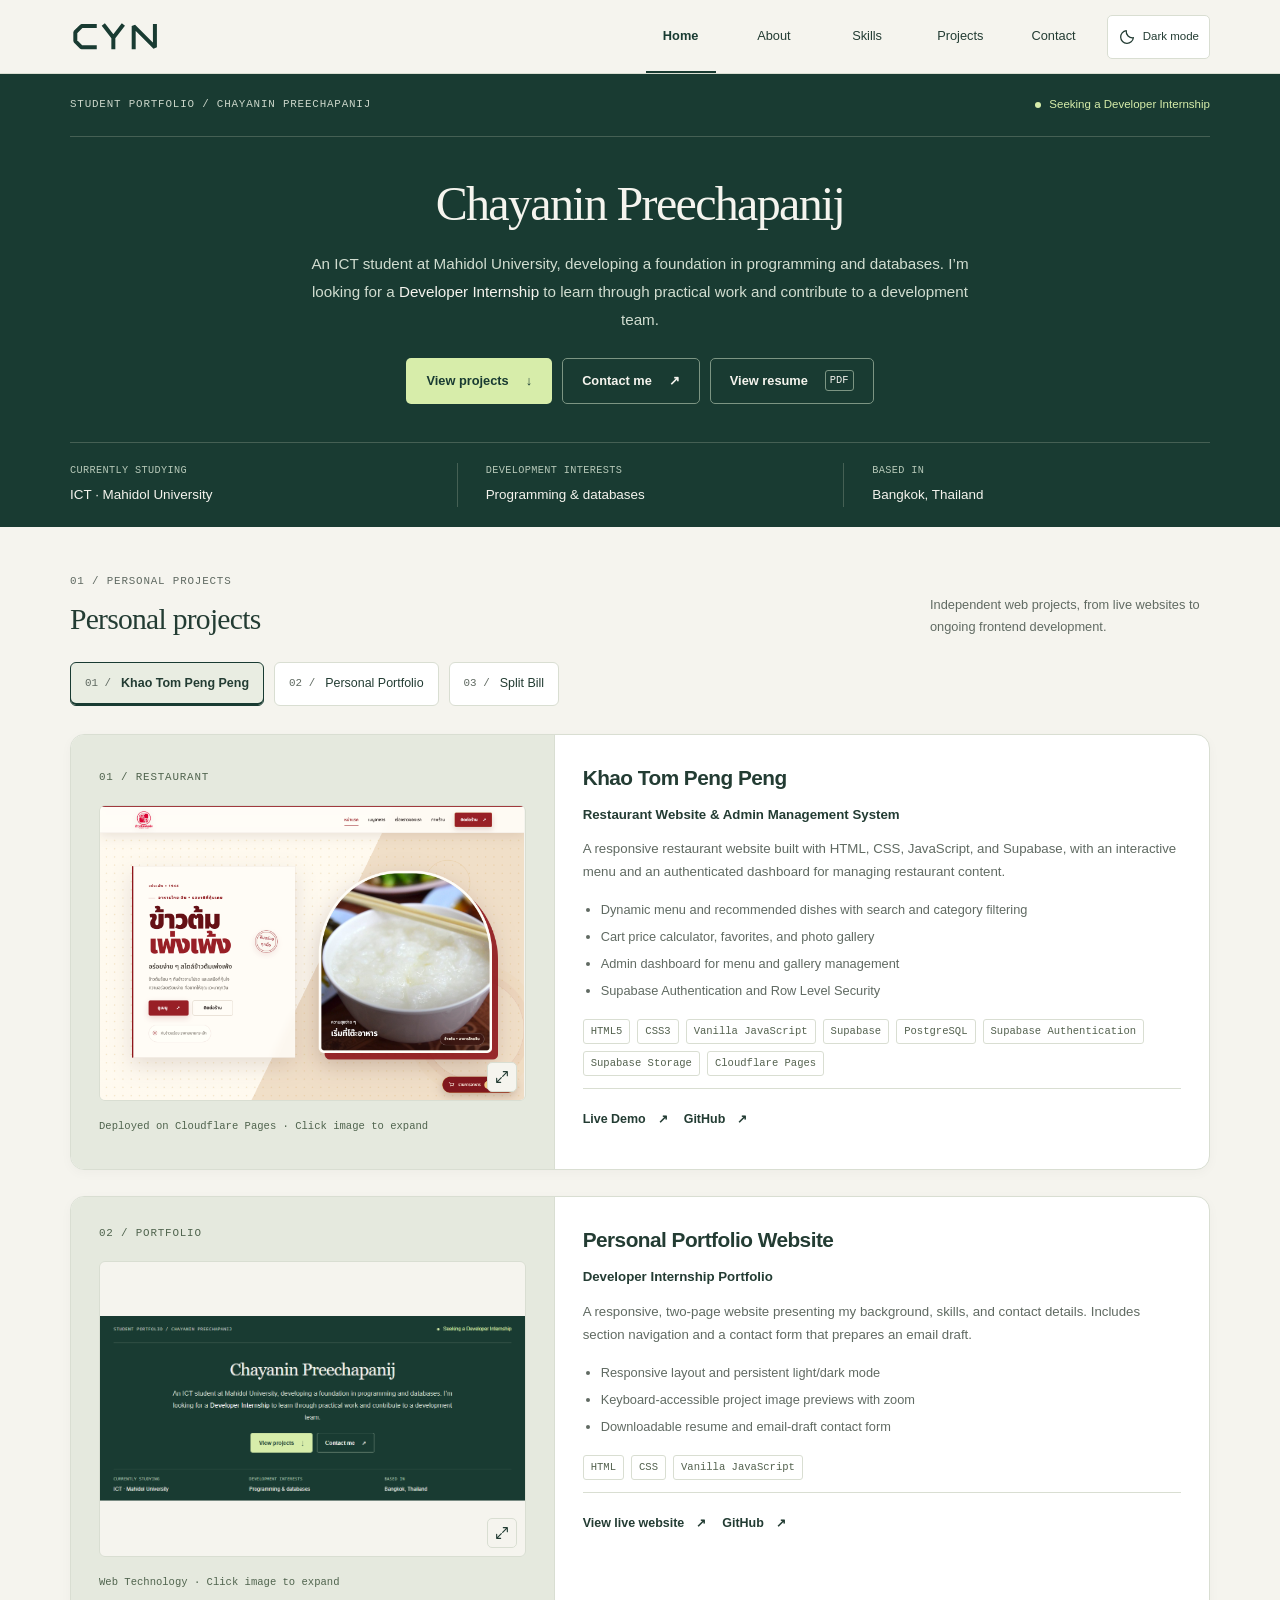
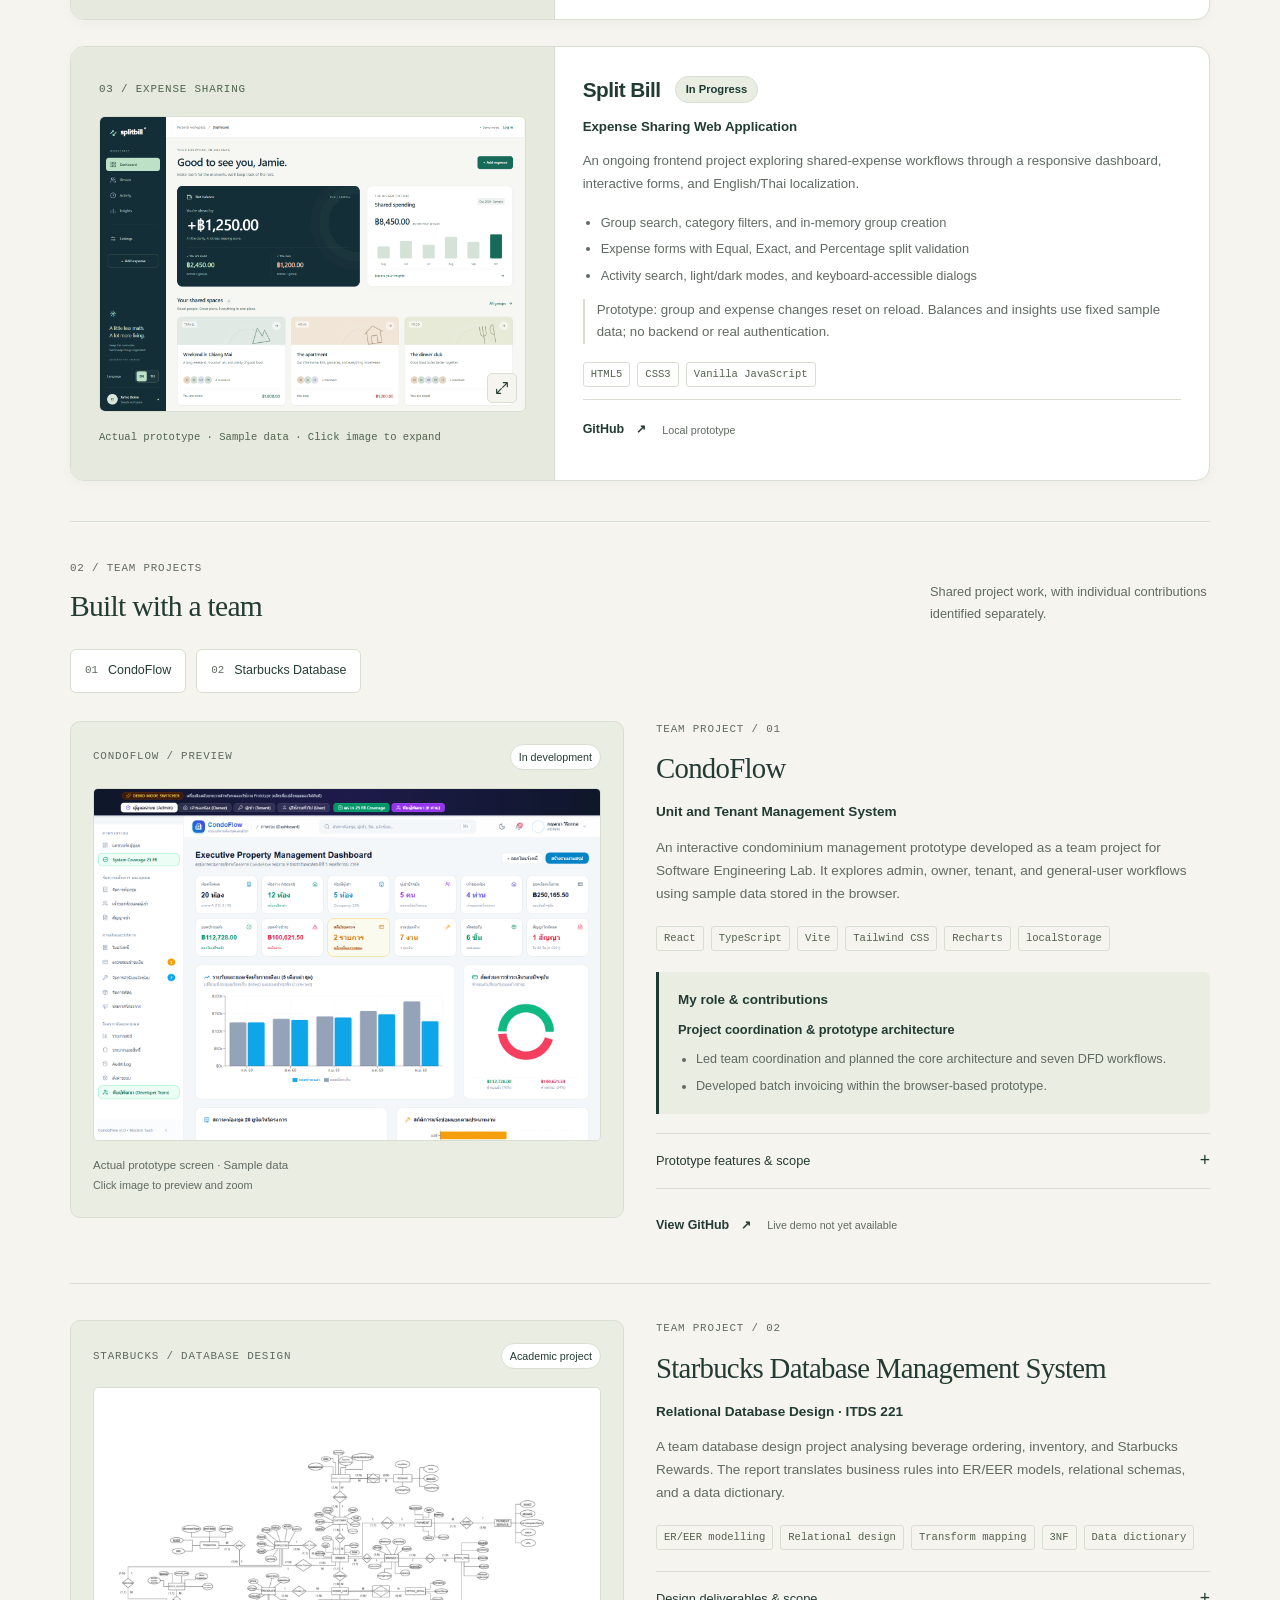
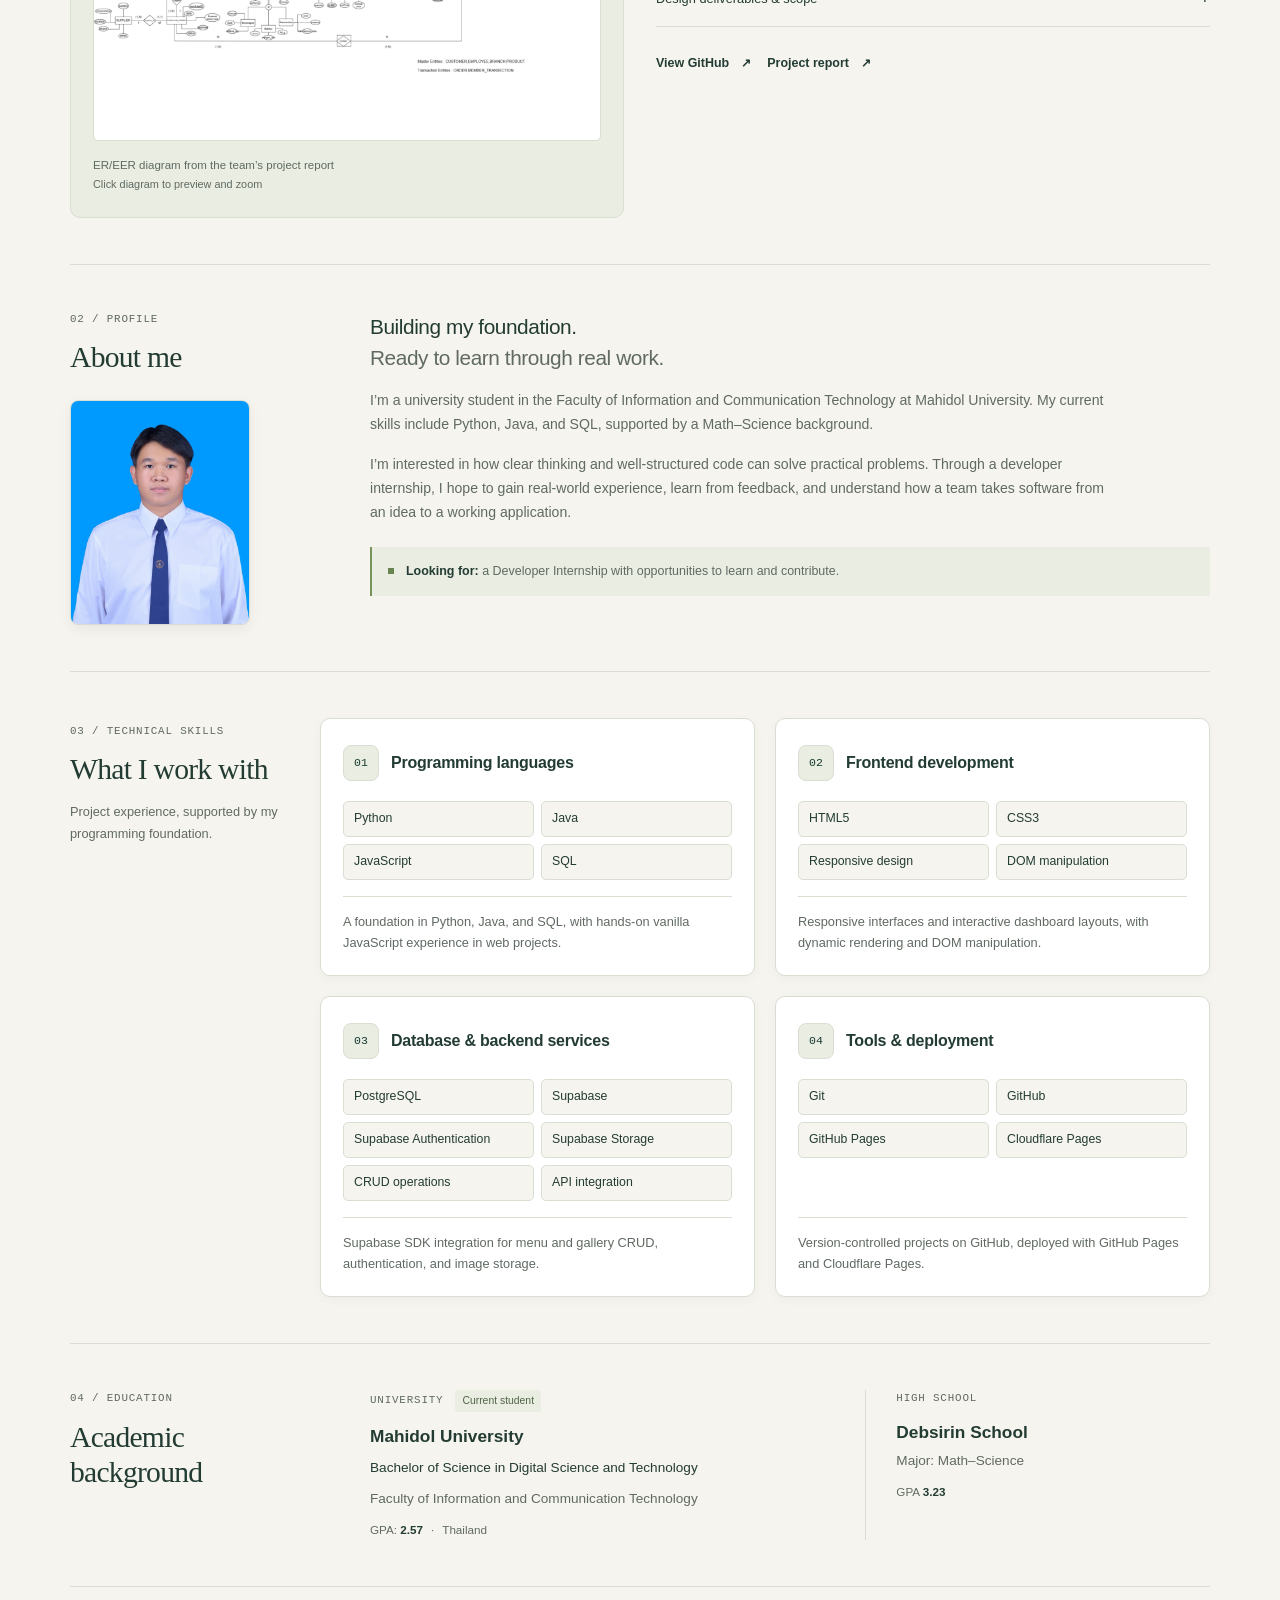
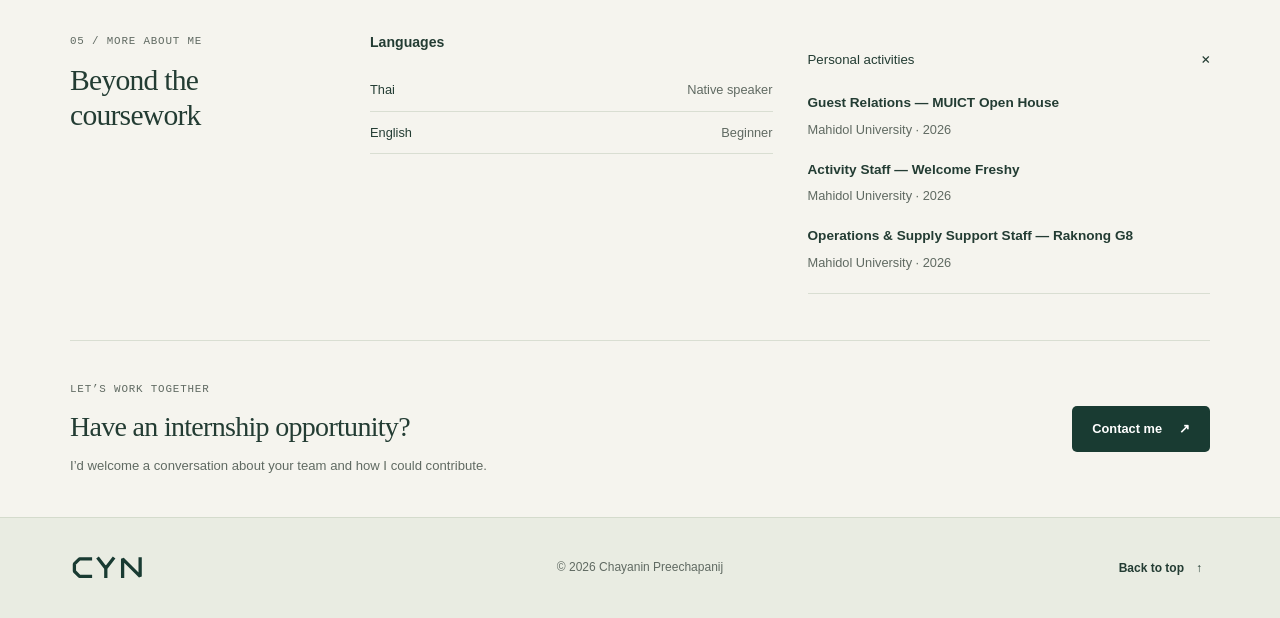
<file: index.html>
<!DOCTYPE html>
<html lang="en">
<head>
    <meta charset="UTF-8">
    <meta name="viewport" content="width=device-width, initial-scale=1.0">
    <meta name="description" content="Chayanin Preechapanij — Mahidol University ICT student seeking a Developer Internship. Explore my projects, programming skills, and academic background.">
    <meta name="theme-color" content="#193b32">
    <title>Chayanin Preechapanij | Developer Internship Portfolio</title>
    <script src="theme.js"></script>
    <link rel="icon" type="image/svg+xml" href="assets/favicon.svg">
    <link rel="stylesheet" href="styles.css">
    <script src="script.js" defer></script>
</head>
<body id="page-top">
    <a class="skip-link" href="#main-content">Skip to content</a>
    <header class="site-header">
        <div class="container header-content">
            <a class="wordmark" href="index.html" aria-label="CYN — Chayanin Preechapanij, home"><svg class="brand-mark" viewBox="0 0 104 40" width="104" height="40" aria-hidden="true" focusable="false"><path d="M28 8H13L6 15V25L13 32H28 M39 8L49 21L59 8 M49 21V32 M72 32V8L96 32V8"/></svg></a>
            <nav aria-label="Main navigation">
                <ul class="navigation">
                    <li><a href="#home" aria-current="location" data-section="home">Home</a></li>
                    <li><a href="#about" data-section="about">About</a></li>
                    <li><a href="#skills" data-section="skills">Skills</a></li>
                    <li><a href="#projects" data-section="projects">Projects</a></li>
                    <li><a href="contact.html" data-section="contact">Contact</a></li>
                </ul>
            </nav>
            <button class="theme-toggle" type="button" aria-label="Dark mode" aria-pressed="false" hidden>
                <svg viewBox="0 0 24 24" width="18" height="18" aria-hidden="true"><path d="M20.5 13A8.5 8.5 0 0 1 11 3.5 8.5 8.5 0 1 0 20.5 13Z"/></svg>
                <span>Dark mode</span>
            </button>
        </div>
    </header>
    <main id="main-content" tabindex="-1">
        <section class="introduction" id="home" aria-labelledby="intro-title">
            <div class="container">
                <div class="intro-topline">
                    <span class="overline">Student portfolio / Chayanin Preechapanij</span>
                    <span class="availability"><span aria-hidden="true"></span> Seeking a Developer Internship</span>
                </div>
                <div class="intro-content">
                    <h1 id="intro-title">Chayanin Preechapanij</h1>
                    <p class="intro-description">An ICT student at Mahidol University, developing a foundation in programming and databases. I’m looking for a <strong>Developer Internship</strong> to learn through practical work and contribute to a development team.</p>
                    <div class="button-group">
                        <a class="button button-lime" href="#projects">View projects <span aria-hidden="true">↓</span></a>
                        <a class="button button-outline" href="contact.html">Contact me <span aria-hidden="true">↗</span></a>
                        <a class="button button-outline" href="resume.pdf" target="_blank" rel="noopener" aria-label="View resume PDF (opens in a new tab)">View resume <span class="pdf-label">PDF</span></a>
                    </div>
                </div>
                <dl class="intro-facts">
                    <div><dt>Currently studying</dt><dd>ICT · Mahidol University</dd></div>
                    <div><dt>Development interests</dt><dd>Programming &amp; databases</dd></div>
                    <div><dt>Based in</dt><dd>Bangkok, Thailand</dd></div>
                </dl>
            </div>
        </section>

        <div class="container page-sections">
            <section class="portfolio-section projects-section" id="projects" aria-label="Projects">
                <section class="personal-projects" aria-labelledby="projects-title">
                <div class="section-heading">
                    <div><p class="overline section-number">01 / Personal Projects</p><h2 id="projects-title">Personal projects</h2></div>
                    <p>Independent web projects, from live websites to ongoing frontend development.</p>
                </div>
                <nav class="personal-project-tabs" aria-label="Personal project navigation">
                    <a href="#personal-panel-khaotom" aria-current="location"><span>01 /</span> Khao Tom Peng Peng</a>
                    <a href="#personal-panel-portfolio"><span>02 /</span> Personal Portfolio</a>
                    <a href="#personal-panel-split"><span>03 /</span> Split Bill</a>
                </nav>
                <div class="projects-grid">
                    <article class="project-card" id="personal-panel-khaotom" tabindex="-1" aria-labelledby="khaotom-project-title">
                        <div class="project-cover">
                            <span class="overline">01 / Restaurant</span>
                            <button class="team-preview-link personal-preview" type="button" data-preview-title="Khao Tom Peng Peng" aria-label="Preview Khao Tom Peng Peng screenshot" aria-haspopup="dialog" aria-controls="project-preview">
                                <img src="assets/khaotom-pengpeng-preview.png" width="1440" height="1000" alt="Khao Tom Peng Peng homepage with Thai restaurant branding, food photography, and menu navigation." loading="lazy" decoding="async">
                                <span class="preview-expand" aria-hidden="true"><svg viewBox="0 0 24 24" width="16" height="16" focusable="false"><path d="M14 4h6v6M20 4l-7 7M10 20H4v-6M4 20l7-7"/></svg></span>
                            </button>
                            <span class="cover-caption">Deployed on Cloudflare Pages · Click image to expand</span>
                        </div>
                        <div class="project-content">
                            <h3 id="khaotom-project-title">Khao Tom Peng Peng</h3>
                            <p class="project-subtitle">Restaurant Website &amp; Admin Management System</p>
                            <p>A responsive restaurant website built with HTML, CSS, JavaScript, and Supabase, with an interactive menu and an authenticated dashboard for managing restaurant content.</p>
                            <ul class="project-features" aria-label="Key features">
                                <li>Dynamic menu and recommended dishes with search and category filtering</li>
                                <li>Cart price calculator, favorites, and photo gallery</li>
                                <li>Admin dashboard for menu and gallery management</li>
                                <li>Supabase Authentication and Row Level Security</li>
                            </ul>
                            <ul class="technology-list" aria-label="Khao Tom Peng Peng technologies">
                                <li>HTML5</li><li>CSS3</li><li>Vanilla JavaScript</li><li>Supabase</li><li>PostgreSQL</li><li>Supabase Authentication</li><li>Supabase Storage</li><li>Cloudflare Pages</li>
                            </ul>
                            <div class="project-links">
                                <a class="text-link" href="https://khaotom-pengpeng-public.pages.dev/" target="_blank" rel="noopener noreferrer" aria-label="Khao Tom Peng Peng live demo (opens in a new tab)">Live Demo <span aria-hidden="true">↗</span></a>
                                <a class="text-link" href="https://github.com/cynmark/khaotom-pengpeng" target="_blank" rel="noopener noreferrer" aria-label="Khao Tom Peng Peng GitHub repository (opens in a new tab)">GitHub <span aria-hidden="true">↗</span></a>
                            </div>
                        </div>
                    </article>
                    <article class="project-card" id="personal-panel-portfolio" tabindex="-1" aria-labelledby="portfolio-project-title">
                        <div class="project-cover">
                            <span class="overline">02 / Portfolio</span>
                            <button class="team-preview-link personal-preview" type="button" data-preview-title="Personal Portfolio Website" aria-label="Preview Personal Portfolio Website screenshot" aria-haspopup="dialog" aria-controls="project-preview">
                                <img src="assets/portfolio-preview.png" width="1000" height="435" alt="Preview of this portfolio’s homepage, featuring an internship introduction and profile details." decoding="async">
                                <span class="preview-expand" aria-hidden="true"><svg viewBox="0 0 24 24" width="16" height="16" focusable="false"><path d="M14 4h6v6M20 4l-7 7M10 20H4v-6M4 20l7-7"/></svg></span>
                            </button>
                            <span class="cover-caption">Web Technology · Click image to expand</span>
                        </div>
                        <div class="project-content">
                            <h3 id="portfolio-project-title">Personal Portfolio Website</h3>
                            <p class="project-subtitle">Developer Internship Portfolio</p>
                            <p>A responsive, two-page website presenting my background, skills, and contact details. Includes section navigation and a contact form that prepares an email draft.</p>
                            <ul class="project-features" aria-label="Personal Portfolio features">
                                <li>Responsive layout and persistent light/dark mode</li>
                                <li>Keyboard-accessible project image previews with zoom</li>
                                <li>Downloadable resume and email-draft contact form</li>
                            </ul>
                            <ul class="technology-list" aria-label="Project technologies"><li>HTML</li><li>CSS</li><li>Vanilla JavaScript</li></ul>
                            <div class="project-links">
                                <a class="text-link" href="index.html">View live website <span aria-hidden="true">↗</span></a>
                                <a class="text-link" href="https://github.com/cynmark/resume" target="_blank" rel="noopener noreferrer" aria-label="Personal Portfolio GitHub repository (opens in a new tab)">GitHub <span aria-hidden="true">↗</span></a>
                            </div>
                        </div>
                    </article>
                    <article class="project-card" id="personal-panel-split" tabindex="-1" aria-labelledby="split-bill-project-title">
                        <div class="project-cover">
                            <span class="overline">03 / Expense sharing</span>
                            <button class="team-preview-link personal-preview" type="button" data-preview-title="Split Bill — In Progress" aria-label="Preview Split Bill dashboard screenshot" aria-haspopup="dialog" aria-controls="project-preview">
                                <img src="assets/split-bill-preview.png" width="1440" height="1000" alt="Split Bill prototype dashboard with sample balances, a spending chart, and shared-expense group cards." loading="lazy" decoding="async">
                                <span class="preview-expand" aria-hidden="true"><svg viewBox="0 0 24 24" width="16" height="16" focusable="false"><path d="M14 4h6v6M20 4l-7 7M10 20H4v-6M4 20l7-7"/></svg></span>
                            </button>
                            <span class="cover-caption">Actual prototype · Sample data · Click image to expand</span>
                        </div>
                        <div class="project-content">
                            <div class="project-title-row"><h3 id="split-bill-project-title">Split Bill</h3><span class="project-status">In Progress</span></div>
                            <p class="project-subtitle">Expense Sharing Web Application</p>
                            <p>An ongoing frontend project exploring shared-expense workflows through a responsive dashboard, interactive forms, and English/Thai localization.</p>
                            <ul class="project-features" aria-label="Split Bill implemented features">
                                <li>Group search, category filters, and in-memory group creation</li>
                                <li>Expense forms with Equal, Exact, and Percentage split validation</li>
                                <li>Activity search, light/dark modes, and keyboard-accessible dialogs</li>
                            </ul>
                            <p class="project-scope">Prototype: group and expense changes reset on reload. Balances and insights use fixed sample data; no backend or real authentication.</p>
                            <ul class="technology-list" aria-label="Split Bill technologies"><li>HTML5</li><li>CSS3</li><li>Vanilla JavaScript</li></ul>
                            <div class="project-links">
                                <a class="text-link" href="https://github.com/cynmark/split-bill" target="_blank" rel="noopener noreferrer" aria-label="Split Bill GitHub repository (opens in a new tab)">GitHub <span aria-hidden="true">↗</span></a>
                                <span class="source-note">Local prototype</span>
                            </div>
                        </div>
                    </article>
                </div>
                </section>
                <section class="team-projects" aria-labelledby="team-projects-title">
                    <div class="section-heading">
                        <div><p class="overline section-number">02 / Team Projects</p><h2 id="team-projects-title">Built with a team</h2></div>
                        <p>Shared project work, with individual contributions identified separately.</p>
                    </div>
                    <nav class="team-project-nav" aria-label="Team project selection">
                        <a href="#condoflow-project"><span>01</span> CondoFlow</a>
                        <a href="#starbucks-project"><span>02</span> Starbucks Database</a>
                    </nav>
                    <article class="team-case-study" id="condoflow-project" aria-labelledby="condoflow-title">
                        <figure class="team-preview">
                            <div class="team-preview-label"><span class="overline">CondoFlow / Preview</span><span class="team-status">In development</span></div>
                            <button class="team-preview-link" type="button" data-preview-title="CondoFlow" aria-label="Preview CondoFlow screenshot" aria-haspopup="dialog" aria-controls="project-preview">
                                <img src="assets/condoflow-preview.png" width="1440" height="1000" alt="CondoFlow prototype admin dashboard showing sample unit, tenant, billing, and maintenance information." loading="lazy" decoding="async">
                            </button>
                            <figcaption>Actual prototype screen · Sample data<br><span>Click image to preview and zoom</span></figcaption>
                        </figure>
                        <div class="team-project-content">
                            <p class="overline">Team Project / 01</p>
                            <h3 id="condoflow-title">CondoFlow</h3>
                            <p class="team-subtitle">Unit and Tenant Management System</p>
                            <p>An interactive condominium management prototype developed as a team project for Software Engineering Lab. It explores admin, owner, tenant, and general-user workflows using sample data stored in the browser.</p>
                            <ul class="technology-list" aria-label="CondoFlow technologies"><li>React</li><li>TypeScript</li><li>Vite</li><li>Tailwind CSS</li><li>Recharts</li><li>localStorage</li></ul>
                            <div class="team-contributions" aria-labelledby="contributions-title">
                                <h4 id="contributions-title">My role &amp; contributions</h4>
                                <p class="team-role">Project coordination &amp; prototype architecture</p>
                                <ul>
                                    <li>Led team coordination and planned the core architecture and seven DFD workflows.</li>
                                    <li>Developed batch invoicing within the browser-based prototype.</li>
                                </ul>
                            </div>
                            <details class="team-details">
                                <summary>Prototype features &amp; scope <span aria-hidden="true">+</span></summary>
                                <div class="team-detail-content">
                                    <ul>
                                        <li>Unit, owner, tenant, and lease management interfaces</li>
                                        <li>Batch invoicing and simulated payment review</li>
                                        <li>Maintenance requests, parcels, and announcements</li>
                                        <li>Role-based demo dashboards with charts and browser persistence</li>
                                    </ul>
                                    <p>This is a frontend prototype in active development. Authentication, permissions, and payment workflows are simulated; data is stored in localStorage rather than a production backend.</p>
                                </div>
                            </details>
                            <div class="project-links team-project-actions">
                                <a class="text-link" href="https://github.com/AoojunHappyman/CondoFlow" target="_blank" rel="noopener noreferrer" aria-label="CondoFlow GitHub repository (opens in a new tab)">View GitHub <span aria-hidden="true">↗</span></a>
                                <span class="source-note">Live demo not yet available</span>
                            </div>
                        </div>
                    </article>
                    <article class="team-case-study" id="starbucks-project" aria-labelledby="starbucks-title">
                        <figure class="team-preview team-preview--diagram">
                            <div class="team-preview-label"><span class="overline">Starbucks / Database design</span><span class="team-status">Academic project</span></div>
                            <button class="team-preview-link" type="button" data-preview-title="Starbucks Database Management System" aria-label="Preview Starbucks ER/EER diagram" aria-haspopup="dialog" aria-controls="project-preview">
                                <img src="assets/starbucks-database-preview.png" width="1534" height="690" alt="ER/EER diagram from the Starbucks database design report, showing customer, order, product, inventory, and rewards relationships." loading="lazy" decoding="async">
                            </button>
                            <figcaption>ER/EER diagram from the team’s project report<br><span>Click diagram to preview and zoom</span></figcaption>
                        </figure>
                        <div class="team-project-content">
                            <p class="overline">Team Project / 02</p>
                            <h3 id="starbucks-title">Starbucks Database Management System</h3>
                            <p class="team-subtitle">Relational Database Design · ITDS 221</p>
                            <p>A team database design project analysing beverage ordering, inventory, and Starbucks Rewards. The report translates business rules into ER/EER models, relational schemas, and a data dictionary.</p>
                            <ul class="technology-list" aria-label="Starbucks database design methods"><li>ER/EER modelling</li><li>Relational design</li><li>Transform mapping</li><li>3NF</li><li>Data dictionary</li></ul>
                            <details class="team-details">
                                <summary>Design deliverables &amp; scope <span aria-hidden="true">+</span></summary>
                                <div class="team-detail-content">
                                    <ul>
                                        <li>Business process analysis and business rules</li>
                                        <li>Original and improved Chen ER/EER diagrams</li>
                                        <li>Eight-step transform mapping and relational schema in third normal form</li>
                                        <li>Data dictionary covering attributes, keys, and relationships</li>
                                    </ul>
                                    <p>This repository documents an academic database design, not a deployed application. Its SQL files contain report comments only; executable table definitions and sample inserts are not included.</p>
                                </div>
                            </details>
                            <div class="project-links team-project-actions">
                                <a class="text-link" href="https://github.com/cynmark/Starbucks-Database-Systems" target="_blank" rel="noopener noreferrer" aria-label="Starbucks Database Management System GitHub repository (new tab)">View GitHub <span aria-hidden="true">↗</span></a>
                                <a class="text-link" href="https://github.com/cynmark/Starbucks-Database-Systems/blob/main/docs/project-report.pdf" target="_blank" rel="noopener noreferrer" aria-label="Starbucks project report on GitHub (new tab)">Project report <span aria-hidden="true">↗</span></a>
                            </div>
                        </div>
                    </article>
                </section>
            </section>

            <section class="portfolio-section section-with-rail" id="about" aria-labelledby="about-title">
                <div class="section-rail profile-heading">
                    <div><p class="overline section-number">02 / Profile</p><h2 id="about-title">About me</h2></div>
                    <img class="profile-photo" src="assets/profile.jpg" width="1144" height="1430" alt="Portrait of Chayanin Preechapanij" loading="lazy" decoding="async">
                </div>
                <div class="about-content">
                    <p class="section-lead">Building my foundation.<br><span>Ready to learn through real work.</span></p>
                    <p>I’m a university student in the Faculty of Information and Communication Technology at Mahidol University. My current skills include Python, Java, and SQL, supported by a Math–Science background.</p>
                    <p>I’m interested in how clear thinking and well-structured code can solve practical problems. Through a developer internship, I hope to gain real-world experience, learn from feedback, and understand how a team takes software from an idea to a working application.</p>
                    <div class="profile-note"><span class="note-marker" aria-hidden="true"></span><p><strong>Looking for:</strong> a Developer Internship with opportunities to learn and contribute.</p></div>
                </div>
            </section>

            <section class="portfolio-section skills-section" id="skills" aria-labelledby="skills-title">
                <div class="section-rail"><p class="overline section-number">03 / Technical skills</p><h2 id="skills-title">What I work with</h2><p>Project experience, supported by my programming foundation.</p></div>
                <div class="skills-content skills-grid">
                    <article class="skill-card" aria-labelledby="languages-title">
                        <div class="skill-card-heading"><span class="skill-index" aria-hidden="true">01</span><h3 id="languages-title">Programming languages</h3></div>
                        <ul class="skill-list" aria-label="Programming languages"><li>Python</li><li>Java</li><li>JavaScript</li><li>SQL</li></ul>
                        <p>A foundation in Python, Java, and SQL, with hands-on vanilla JavaScript experience in web projects.</p>
                    </article>
                    <article class="skill-card" aria-labelledby="frontend-title">
                        <div class="skill-card-heading"><span class="skill-index" aria-hidden="true">02</span><h3 id="frontend-title">Frontend development</h3></div>
                        <ul class="skill-list" aria-label="Frontend skills"><li>HTML5</li><li>CSS3</li><li>Responsive design</li><li>DOM manipulation</li></ul>
                        <p>Responsive interfaces and interactive dashboard layouts, with dynamic rendering and DOM manipulation.</p>
                    </article>
                    <article class="skill-card" aria-labelledby="data-title">
                        <div class="skill-card-heading"><span class="skill-index" aria-hidden="true">03</span><h3 id="data-title">Database &amp; backend services</h3></div>
                        <ul class="skill-list" aria-label="Database and backend services"><li>PostgreSQL</li><li>Supabase</li><li>Supabase Authentication</li><li>Supabase Storage</li><li>CRUD operations</li><li>API integration</li></ul>
                        <p>Supabase SDK integration for menu and gallery CRUD, authentication, and image storage.</p>
                    </article>
                    <article class="skill-card" aria-labelledby="tools-title">
                        <div class="skill-card-heading"><span class="skill-index" aria-hidden="true">04</span><h3 id="tools-title">Tools &amp; deployment</h3></div>
                        <ul class="skill-list" aria-label="Development tools and deployment"><li>Git</li><li>GitHub</li><li>GitHub Pages</li><li>Cloudflare Pages</li></ul>
                        <p>Version-controlled projects on GitHub, deployed with GitHub Pages and Cloudflare Pages.</p>
                    </article>
                </div>
            </section>

            <section class="portfolio-section section-with-rail" id="education" aria-labelledby="education-title">
                <div class="section-rail"><p class="overline section-number">04 / Education</p><h2 id="education-title">Academic background</h2></div>
                <div class="education-records">
                    <article class="education-record">
                        <div class="record-label"><span class="overline">University</span><span class="record-badge">Current student</span></div>
                        <h3>Mahidol University</h3>
                        <p class="education-degree">Bachelor of Science in Digital Science and Technology</p>
                        <p>Faculty of Information and Communication Technology</p>
                        <p class="record-detail">GPA: <strong>2.57</strong><span aria-hidden="true">·</span>Thailand</p>
                    </article>
                    <article class="education-record">
                        <div class="record-label"><span class="overline">High school</span></div>
                        <h3>Debsirin School</h3>
                        <p>Major: Math–Science</p>
                        <p class="record-detail">GPA <strong>3.23</strong></p>
                    </article>
                </div>
            </section>

            <section class="portfolio-section section-with-rail" id="background" aria-labelledby="background-title">
                <div class="section-rail"><p class="overline section-number">05 / More about me</p><h2 id="background-title">Beyond the coursework</h2></div>
                <div class="background-grid">
                    <div class="languages">
                        <h3>Languages</h3>
                        <dl><div><dt>Thai</dt><dd>Native speaker</dd></div><div><dt>English</dt><dd>Beginner</dd></div></dl>
                    </div>
                    <div class="background-details">
                        <details open>
                            <summary>Personal activities <span aria-hidden="true">+</span></summary>
                            <ul class="details-content activity-list">
                                <li>
                                    <h3>Guest Relations — MUICT Open House</h3>
                                    <p>Mahidol University · <time datetime="2026">2026</time></p>
                                </li>
                                <li>
                                    <h3>Activity Staff — Welcome Freshy</h3>
                                    <p>Mahidol University · <time datetime="2026">2026</time></p>
                                </li>
                                <li>
                                    <h3>Operations &amp; Supply Support Staff — Raknong G8</h3>
                                    <p>Mahidol University · <time datetime="2026">2026</time></p>
                                </li>
                            </ul>
                        </details>
                    </div>
                </div>
            </section>

            <section class="contact-invitation" id="contact" aria-labelledby="contact-title">
                <div><p class="overline">Let’s work together</p><h2 id="contact-title">Have an internship opportunity?</h2><p>I’d welcome a conversation about your team and how I could contribute.</p></div>
                <a class="button button-dark" href="contact.html">Contact me <span aria-hidden="true">↗</span></a>
            </section>
        </div>
    </main>
    <footer class="site-footer">
        <div class="container footer-content">
            <a class="footer-logo" href="index.html" aria-label="CYN — Chayanin Preechapanij, home"><svg class="brand-mark" viewBox="0 0 104 40" width="104" height="40" aria-hidden="true" focusable="false"><path d="M28 8H13L6 15V25L13 32H28 M39 8L49 21L59 8 M49 21V32 M72 32V8L96 32V8"/></svg></a>
            <p class="footer-credit">&copy; 2026 Chayanin Preechapanij</p>
            <a class="text-link footer-top" href="#page-top">Back to top <span aria-hidden="true">↑</span></a>
        </div>
    </footer>
    <dialog class="image-preview" id="project-preview" aria-labelledby="preview-title">
        <div class="preview-toolbar">
            <h2 id="preview-title">Project preview</h2>
            <div class="preview-actions">
                <button type="button" class="preview-control" id="preview-zoom" aria-pressed="false" aria-controls="preview-image-area">Zoom in</button>
                <form method="dialog"><button class="preview-control" aria-label="Close project preview" autofocus>Close <span aria-hidden="true">×</span></button></form>
            </div>
        </div>
        <div class="preview-image-area" id="preview-image-area"><img id="preview-image" alt=""></div>
        <p class="preview-help">Zoom in to inspect details. Scroll to move around the image. Press Escape to close.</p>
    </dialog>
</body>
</html>
</file>
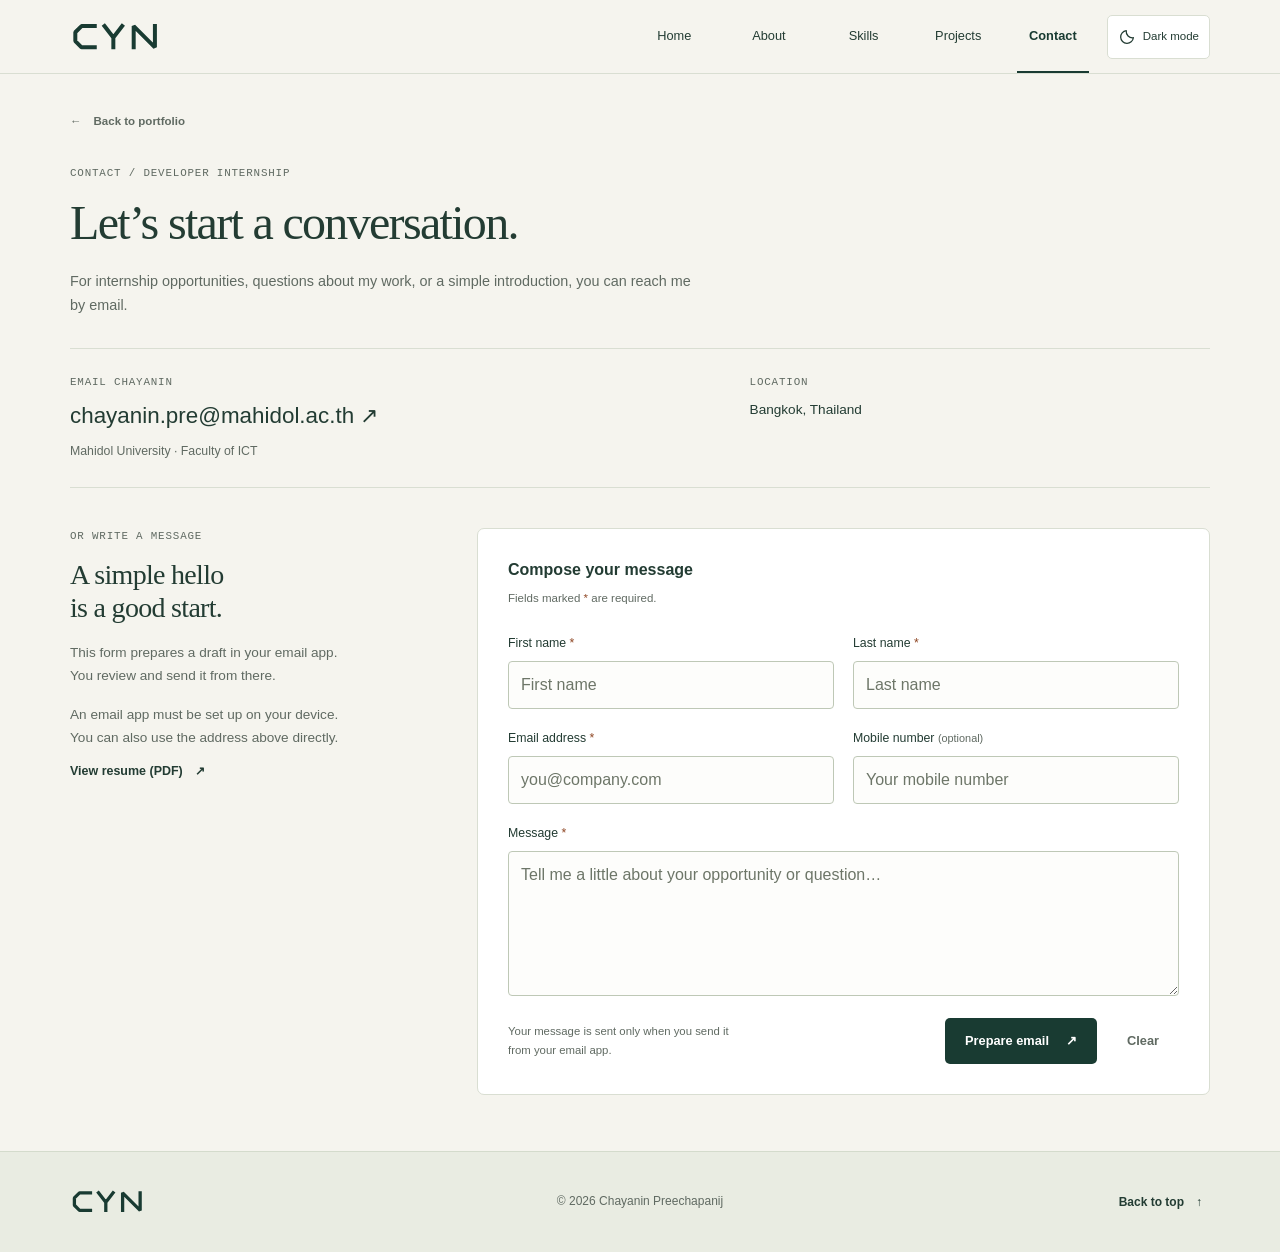
<file: contact.html>
<!DOCTYPE html>
<html lang="en">
<head>
    <meta charset="UTF-8">
    <meta name="viewport" content="width=device-width, initial-scale=1.0">
    <meta name="description" content="Contact Chayanin Preechapanij, a Mahidol University ICT student looking for a Developer Internship.">
    <meta name="theme-color" content="#193b32">
    <title>Contact | Chayanin Preechapanij</title>
    <script src="theme.js"></script>
    <link rel="icon" type="image/svg+xml" href="assets/favicon.svg">
    <link rel="stylesheet" href="styles.css">
    <script src="script.js" defer></script>
</head>
<body id="page-top">
    <a class="skip-link" href="#main-content">Skip to content</a>
    <header class="site-header">
        <div class="container header-content">
            <a class="wordmark" href="index.html" aria-label="CYN — Chayanin Preechapanij, home"><svg class="brand-mark" viewBox="0 0 104 40" width="104" height="40" aria-hidden="true" focusable="false"><path d="M28 8H13L6 15V25L13 32H28 M39 8L49 21L59 8 M49 21V32 M72 32V8L96 32V8"/></svg></a>
            <nav aria-label="Main navigation">
                <ul class="navigation">
                    <li><a href="index.html#home" data-section="home">Home</a></li>
                    <li><a href="index.html#about" data-section="about">About</a></li>
                    <li><a href="index.html#skills" data-section="skills">Skills</a></li>
                    <li><a href="index.html#projects" data-section="projects">Projects</a></li>
                    <li><a href="contact.html" aria-current="page">Contact</a></li>
                </ul>
            </nav>
            <button class="theme-toggle" type="button" aria-label="Dark mode" aria-pressed="false" hidden>
                <svg viewBox="0 0 24 24" width="18" height="18" aria-hidden="true"><path d="M20.5 13A8.5 8.5 0 0 1 11 3.5 8.5 8.5 0 1 0 20.5 13Z"/></svg>
                <span>Dark mode</span>
            </button>
        </div>
    </header>
    <main id="main-content" class="container contact-page" tabindex="-1">
        <a class="text-link return-link" href="index.html"><span aria-hidden="true">←</span> Back to portfolio</a>
        <div class="contact-page-heading">
            <p class="overline section-number">Contact / Developer Internship</p>
            <h1>Let’s start a conversation.</h1>
            <p>For internship opportunities, questions about my work, or a simple introduction, you can reach me by email.</p>
        </div>

        <section class="contact-directory" aria-labelledby="contact-details-title">
            <div>
                <h2 id="contact-details-title" class="overline">Email Chayanin</h2>
                <a class="email-address" href="mailto:chayanin.pre@mahidol.ac.th">chayanin.pre@mahidol.ac.th <span aria-hidden="true">↗</span></a>
                <p>Mahidol University · Faculty of ICT</p>
            </div>
            <div class="location-details">
                <p class="overline">Location</p><p>Bangkok, Thailand</p>
            </div>
        </section>

        <section class="message-section" aria-labelledby="message-title">
            <div class="message-intro">
                <p class="overline section-number">Or write a message</p>
                <h2 id="message-title">A simple hello<br>is a good start.</h2>
                <p>This form prepares a draft in your email app. You review and send it from there.</p>
                <p class="email-requirement">An email app must be set up on your device. You can also use the address above directly.</p>
                <a class="text-link" href="resume.pdf" target="_blank" rel="noopener" aria-label="View resume PDF (opens in a new tab)">View resume (PDF) <span aria-hidden="true">↗</span></a>
            </div>

            <form id="contact-form" class="contact-form" action="mailto:chayanin.pre@mahidol.ac.th" method="post" enctype="text/plain" aria-describedby="form-help">
                <div class="form-heading"><h3>Compose your message</h3><p id="form-help">Fields marked <span class="required">*</span> are required.</p></div>
                <fieldset>
                    <legend class="visually-hidden">Your contact information and message</legend>
                    <div class="form-grid">
                        <div class="form-field"><label for="fname">First name <span class="required" aria-hidden="true">*</span></label><input id="fname" name="fname" type="text" autocomplete="given-name" placeholder="First name" maxlength="80" pattern=".*\S.*" title="Please enter your first name." required></div>
                        <div class="form-field"><label for="lname">Last name <span class="required" aria-hidden="true">*</span></label><input id="lname" name="lname" type="text" autocomplete="family-name" placeholder="Last name" maxlength="80" pattern=".*\S.*" title="Please enter your last name." required></div>
                        <div class="form-field"><label for="email">Email address <span class="required" aria-hidden="true">*</span></label><input id="email" name="email" type="email" autocomplete="email" placeholder="you@company.com" maxlength="254" required></div>
                        <div class="form-field"><label for="tel">Mobile number <span class="optional">(optional)</span></label><input id="tel" name="tel" type="tel" autocomplete="tel" placeholder="Your mobile number" maxlength="30"></div>
                        <div class="form-field full-width"><label for="message">Message <span class="required" aria-hidden="true">*</span></label><textarea id="message" name="message" rows="5" placeholder="Tell me a little about your opportunity or question…" maxlength="2000" required></textarea></div>
                    </div>
                </fieldset>
                <div class="form-bottom"><p>Your message is sent only when you send it from your email app.</p><div class="button-group"><button class="button button-dark" type="submit">Prepare email <span aria-hidden="true">↗</span></button><button class="button button-quiet" type="reset">Clear</button></div></div>
                <p class="form-status" id="form-status" role="status"></p>
                <noscript><p class="form-status">Your browser will use the form’s email-app fallback. If it does not open, please email the address above directly.</p></noscript>
            </form>
        </section>
    </main>
    <footer class="site-footer">
        <div class="container footer-content">
            <a class="footer-logo" href="index.html" aria-label="CYN — Chayanin Preechapanij, home"><svg class="brand-mark" viewBox="0 0 104 40" width="104" height="40" aria-hidden="true" focusable="false"><path d="M28 8H13L6 15V25L13 32H28 M39 8L49 21L59 8 M49 21V32 M72 32V8L96 32V8"/></svg></a>
            <p class="footer-credit">&copy; 2026 Chayanin Preechapanij</p>
            <a class="text-link footer-top" href="#page-top">Back to top <span aria-hidden="true">↑</span></a>
        </div>
    </footer>
</body>
</html>
</file>
<file: styles.css>
/* 1. Design tokens and base styles */
:root {
    --paper: #f5f4ee;
    --white: #fff;
    --ink: #233c33;
    --muted: #606a62;
    --green: #193b32;
    --green-hover: #2d5145;
    --lime: #d7edaa;
    --line: #d9ded2;
    --soft: #e9ede2;
    --focus: #a64d24;
    --hero-bg: #193b32;
    --hero-text: #f5f4ee;
    --button-text: #fff;
    color-scheme: light;
    --heading-font: Georgia, "Times New Roman", serif;
    --body-font: "Helvetica Neue", Arial, sans-serif;
    --label-font: "SFMono-Regular", Consolas, monospace;
}

* { box-sizing: border-box; }
html { scroll-behavior: smooth; scroll-padding-top: 145px; }
body {
    margin: 0;
    background: var(--paper);
    color: var(--ink);
    font: 15px/1.7 var(--body-font);
    -webkit-font-smoothing: antialiased;
}
h1, h2, h3, p, ul, dl, dd { margin: 0; }
h1, h2 { font-family: var(--heading-font); font-weight: 400; line-height: 1.2; }
h1 { font-size: clamp(2rem, 4.1vw, 3rem); letter-spacing: -0.035em; }
h2 { font-size: 1.85rem; letter-spacing: -0.025em; }
h3 { font-size: 1.05rem; line-height: 1.4; font-weight: 600; }
p { color: var(--muted); }
a { color: inherit; text-decoration-thickness: 1px; text-underline-offset: 4px; }
a, button { transition: background-color 160ms ease, color 160ms ease, border-color 160ms ease; }
a:hover { color: var(--green-hover); }
button, input, textarea { font: inherit; }
button, summary { cursor: pointer; }
img { display: block; max-width: 100%; height: auto; }
::selection { background: var(--lime); color: #193b32; }
:focus-visible { outline: 3px solid var(--focus); outline-offset: 5px; }
.container { width: min(1140px, calc(100% - 40px)); margin-inline: auto; }
.overline { font: 0.68rem/1.6 var(--label-font); letter-spacing: 0.075em; text-transform: uppercase; }
.section-number { color: var(--muted); margin-bottom: 12px; }
.visually-hidden {
    position: absolute;
    width: 1px;
    height: 1px;
    padding: 0;
    overflow: hidden;
    clip-path: inset(50%);
    white-space: nowrap;
    border: 0;
}

/* 2. Shared navigation: every link stays visible on small screens */
.skip-link {
    position: fixed;
    top: 8px;
    left: 8px;
    z-index: 20;
    padding: 10px 16px;
    background: var(--lime);
    color: #193b32;
    transform: translateY(-160%);
}
.skip-link:focus { transform: translateY(0); }
.site-header { position: sticky; top: 0; z-index: 10; background: var(--paper); border-bottom: 1px solid var(--line); }
.header-content { display: flex; flex-direction: column; gap: 5px; padding-top: 13px; }
.wordmark { display: inline-flex; align-items: center; align-self: flex-start; min-height: 44px; color: var(--green); text-decoration: none; border-radius: 4px; }
.brand-mark { display: block; width: 92px; height: auto; overflow: visible; }
.brand-mark path { fill: none; stroke: currentColor; stroke-width: 4.5; stroke-linecap: square; stroke-linejoin: bevel; }
.wordmark:hover, .footer-logo:hover { color: var(--green-hover); background: var(--soft); }
.navigation { display: grid; grid-template-columns: repeat(5, minmax(0, 1fr)); gap: 3px; list-style: none; padding: 0; }
.navigation a { display: flex; align-items: center; justify-content: center; min-height: 44px; padding: 9px 3px; border-bottom: 2px solid transparent; text-decoration: none; font-size: 0.75rem; }
.navigation a:hover { background: var(--soft); }
.navigation a[aria-current] { color: var(--green); border-bottom-color: var(--green); font-weight: 700; }

/* 3. Compact introduction */
.introduction { color: var(--hero-text); background: var(--hero-bg); }
.intro-topline { display: flex; flex-wrap: wrap; justify-content: space-between; align-items: center; gap: 10px; padding-block: 21px; border-bottom: 1px solid #456054; }
.intro-topline > .overline { color: #cad5c9; }
.availability { display: inline-flex; align-items: center; gap: 8px; color: var(--lime); font-size: 0.72rem; }
.availability > span { width: 6px; height: 6px; background: var(--lime); border-radius: 50%; }
.intro-content { max-width: 820px; margin-inline: auto; padding-block: 33px; text-align: center; }
.intro-description { max-width: 690px; margin: 18px auto 23px; color: #d1ddd0; font-size: 0.95rem; line-height: 1.85; }
.intro-description strong { color: var(--hero-text); font-weight: 500; }
.button-group { display: flex; flex-wrap: wrap; align-items: center; gap: 10px; }
.intro-content .button-group { justify-content: center; }
.button { display: inline-flex; align-items: center; justify-content: center; gap: 17px; min-height: 46px; padding: 11px 19px; border: 1px solid transparent; border-radius: 5px; font-size: 0.8rem; font-weight: 600; line-height: 1.5; text-decoration: none; }
.button-lime { background: var(--lime); color: #193b32; }
.button-lime:hover { background: #e7f5c9; color: #193b32; }
.button-outline { border-color: #7c9583; color: var(--hero-text); background: transparent; }
.button-outline:hover { background: #315547; color: var(--hero-text); }
.button-dark { background: var(--green); color: var(--button-text); }
.button-dark:hover { background: var(--green-hover); color: var(--button-text); }
.button-quiet { color: var(--muted); background: transparent; }
.button-quiet:hover { background: var(--soft); color: var(--ink); }
.introduction :focus-visible { outline-color: var(--lime); }
.intro-facts { display: grid; padding-block: 8px 15px; border-top: 1px solid #456054; }
.intro-facts > div { display: flex; flex-wrap: wrap; align-items: baseline; justify-content: space-between; gap: 5px 14px; padding-block: 9px; }
.intro-facts dt { color: #b6c8b8; font: 0.64rem/1.5 var(--label-font); text-transform: uppercase; letter-spacing: 0.035em; }
.intro-facts dd { font-size: 0.8rem; }

/* 4. Projects and reusable project cards */
.portfolio-section { padding-block: 36px; border-bottom: 1px solid var(--line); }
.section-heading { display: flex; flex-direction: column; gap: 15px; margin-bottom: 24px; }
.section-heading > p { font-size: 0.8rem; }
.projects-grid { display: grid; grid-template-columns: minmax(0, 1fr); gap: 26px; }
.project-card { display: grid; min-width: 0; overflow: hidden; background: var(--white); border: 1px solid var(--line); border-radius: 14px; box-shadow: 0 3px 12px rgb(0 0 0 / 3%); transition: border-color 160ms ease, box-shadow 160ms ease; }
.project-card:focus-within { border-color: var(--muted); }
.project-cover { display: flex; flex-direction: column; justify-content: center; gap: 18px; min-width: 0; padding: 22px; background: #e5e9de; border-bottom: 1px solid var(--line); }
.project-cover > .overline { color: #50644e; }
.project-cover .personal-preview { max-width: 540px; align-self: center; }
.project-cover img { width: 100%; aspect-ratio: 1.44; object-fit: contain; background: var(--paper); border: 1px solid var(--line); border-radius: 6px; }
.cover-caption { color: #50644e; font: 0.66rem/1.5 var(--label-font); }
.project-content { min-width: 0; padding: 22px; }
.project-content > .overline { margin-bottom: 10px; color: var(--muted); }
.project-content h3 { font-size: 1.3rem; letter-spacing: -0.025em; }
.project-content > p:not(.overline) { margin-top: 12px; font-size: 0.83rem; }
.project-title-row { display: flex; flex-wrap: wrap; align-items: center; gap: 8px 14px; }
.project-status { padding: 3px 10px; border: 1px solid var(--line); border-radius: 20px; background: var(--soft); color: var(--green); font-size: 0.7rem; font-weight: 600; }
.project-content > .project-subtitle { color: var(--ink); font-weight: 600; }
.project-content > .project-scope { padding-left: 12px; border-left: 2px solid var(--line); font-size: 0.76rem; }
.personal-projects .technology-list { margin-block: 18px 12px; }
.personal-projects .project-links { padding-top: 8px; border-top: 1px solid var(--line); }
@media (hover: hover) {
    .project-card:hover { border-color: var(--muted); box-shadow: 0 6px 20px rgb(0 0 0 / 6%); }
}
@media (min-width: 900px) {
    .project-card { grid-template-columns: minmax(0, 0.85fr) minmax(0, 1.15fr); }
    .project-cover { border-bottom: 0; border-right: 1px solid var(--line); padding: 28px; }
    .project-content { padding: 28px; }
}
.project-features { margin-top: 16px; padding-left: 18px; color: var(--muted); font-size: 0.8rem; }
.project-features li + li { margin-top: 5px; }
.technology-list { display: flex; flex-wrap: wrap; gap: 7px; list-style: none; margin-block: 21px; padding: 0; }
.technology-list li { padding: 3px 7px; border: 1px solid var(--line); border-radius: 3px; color: #54624f; font: 0.66rem/1.6 var(--label-font); }
.project-links { display: flex; flex-wrap: wrap; align-items: center; gap: 9px 16px; }
.text-link { display: inline-flex; align-items: center; gap: 12px; min-height: 44px; font-size: 0.78rem; font-weight: 600; text-decoration: none; }
.text-link:hover { text-decoration: underline; }
.source-note { color: var(--muted); font-size: 0.67rem; }

/* Team work has its own section and editorial preview/detail layout. */
.team-projects { margin-top: 40px; padding-top: 38px; border-top: 1px solid var(--line); }
.team-case-study { display: grid; gap: 26px; }
.team-case-study + .team-case-study { margin-top: 36px; padding-top: 36px; border-top: 1px solid var(--line); }
.team-project-nav, .personal-project-tabs { display: flex; flex-wrap: wrap; gap: 10px; margin-bottom: 28px; }
.team-project-nav a, .personal-project-tabs a { display: inline-flex; align-items: center; gap: 10px; min-height: 44px; padding: 9px 14px; border: 1px solid var(--line); border-radius: 6px; background: var(--white); font-size: 0.78rem; text-decoration: none; }
.team-project-nav a span, .personal-project-tabs a span { color: var(--muted); font: 0.68rem/1 var(--label-font); }
.team-project-nav a:hover, .personal-project-tabs a:hover { border-color: var(--muted); background: var(--soft); }
.personal-project-tabs a { color: var(--ink); text-align: left; }
.personal-project-tabs a[aria-current="location"] { border-color: var(--green); background: var(--soft); box-shadow: inset 0 -2px var(--green); font-weight: 600; }
.personal-projects .project-card { scroll-margin-top: 12px; }
@media (max-width: 599px) {
    .personal-project-tabs a { flex: 1 1 100%; }
}
.team-preview--diagram .team-preview-link { background: #fff; }
.team-preview--diagram img { aspect-ratio: 1.44; object-fit: contain; }
.team-preview { min-width: 0; margin: 0; padding: 18px; align-self: start; border: 1px solid var(--line); border-radius: 10px; background: var(--soft); }
.team-preview-label { display: flex; flex-wrap: wrap; align-items: center; justify-content: space-between; gap: 10px; margin-bottom: 18px; color: var(--muted); }
.team-status { padding: 3px 8px; border: 1px solid var(--line); border-radius: 20px; background: var(--white); color: var(--ink); font-size: 0.67rem; }
.team-preview-link { display: block; width: 100%; padding: 0; background: var(--white); border: 1px solid var(--line); border-radius: 5px; overflow: hidden; cursor: zoom-in; transition: border-color 160ms ease, box-shadow 160ms ease; }
.team-preview-link:hover { border-color: var(--muted); box-shadow: 0 4px 14px rgb(0 0 0 / 10%); }
.personal-preview { position: relative; border: 0; border-radius: 2px; background: transparent; }
.preview-expand { position: absolute; right: 9px; bottom: 9px; display: grid; place-items: center; width: 30px; height: 30px; border: 1px solid var(--line); border-radius: 5px; background: var(--paper); color: var(--ink); pointer-events: none; }
.preview-expand svg { fill: none; stroke: currentColor; stroke-width: 1.7; stroke-linecap: round; stroke-linejoin: round; }
.personal-preview:hover .preview-expand,
.personal-preview:focus-visible .preview-expand { background: var(--soft); color: var(--green); }
.team-preview img { width: 100%; height: auto; }
.team-preview figcaption { margin-top: 15px; color: var(--muted); font-size: 0.72rem; line-height: 1.7; }
.team-preview figcaption span { font-size: 0.68rem; }
.team-project-content { min-width: 0; }
.team-project-content > .overline { margin-bottom: 10px; color: var(--muted); }
.team-project-content h3 { font-family: var(--heading-font); font-size: 1.8rem; font-weight: 400; letter-spacing: -0.025em; }
.team-project-content > p:not(.overline) { margin-top: 12px; font-size: 0.85rem; }
.team-project-content > .team-subtitle { margin-top: 5px; color: var(--ink); font-weight: 600; }
.team-contributions { padding: 17px 19px; border-left: 3px solid var(--green); border-radius: 0 6px 6px 0; background: var(--soft); }
.team-contributions h4 { margin: 0 0 7px; font-size: 0.84rem; }
.team-contributions p { font-size: 0.8rem; }
.team-contributions .team-role { color: var(--ink); font-weight: 600; }
.team-contributions ul { margin-top: 9px; padding-left: 18px; color: var(--muted); font-size: 0.79rem; }
.team-contributions li + li { margin-top: 5px; }
.team-details { margin-top: 19px; border-block: 1px solid var(--line); }
.team-details summary { font-size: 0.8rem; }
.team-detail-content { padding: 2px 0 18px; color: var(--muted); font-size: 0.79rem; }
.team-detail-content ul { padding-left: 18px; }
.team-detail-content li + li { margin-top: 5px; }
.team-detail-content p { margin-top: 13px; }
.team-project-actions { margin-top: 14px; }
@media (min-width: 950px) {
    .team-case-study { grid-template-columns: minmax(0, 1fr) minmax(0, 1fr); gap: 32px; }
    .team-preview { padding: 22px; }
}

/* In-page project image preview */
.preview-open { overflow: hidden; }
.image-preview { width: min(1200px, calc(100% - 24px)); max-width: none; max-height: 94dvh; margin: auto; padding: 18px; border: 1px solid var(--line); border-radius: 10px; background: var(--paper); color: var(--ink); box-shadow: 0 18px 60px rgb(0 0 0 / 25%); }
.image-preview::backdrop { background: rgb(0 0 0 / 72%); }
.preview-toolbar { display: flex; flex-wrap: wrap; align-items: center; justify-content: space-between; gap: 12px; margin-bottom: 14px; }
.preview-toolbar h2 { font: 600 1rem/1.4 var(--body-font); max-width: 45ch; }
.preview-actions { display: flex; gap: 8px; }
.preview-actions form { margin: 0; }
.preview-control { min-height: 44px; padding: 8px 12px; border: 1px solid var(--line); border-radius: 5px; background: var(--white); color: var(--ink); font-size: 0.8rem; }
.preview-control:hover { background: var(--soft); border-color: var(--muted); }
.preview-image-area { overflow: auto; max-height: 68dvh; border-radius: 5px; background: var(--soft); }
.preview-image-area img { width: auto; max-width: 100%; max-height: 68dvh; margin-inline: auto; object-fit: contain; }
.preview-image-area.is-zoomed img { max-width: none; max-height: none; margin: 0; }
.preview-help { margin-top: 12px; font-size: 0.72rem; line-height: 1.5; }

/* 5. Profile, skills, and academic records */
.section-with-rail { display: grid; gap: 24px; }
.section-rail > p:last-child:not(.overline) { margin-top: 13px; max-width: 190px; font-size: 0.8rem; }
.about-content > p:not(.section-lead) { margin-top: 16px; max-width: 750px; font-size: 0.88rem; }
.profile-heading { display: grid; grid-template-columns: minmax(0, 1fr) 112px; align-items: center; gap: 16px; }
.profile-photo { width: 100%; aspect-ratio: 4 / 5; object-fit: cover; object-position: center; border: 1px solid var(--line); border-radius: 8px; background: var(--soft); box-shadow: 0 4px 14px rgb(0 0 0 / 6%); }
@media (min-width: 760px) {
    .profile-heading { display: block; }
    .profile-photo { max-width: 180px; margin-top: 24px; }
}
.section-lead { color: var(--ink); font-size: 1.3rem; font-weight: 500; letter-spacing: -0.02em; line-height: 1.5; }
.section-lead > span { color: var(--muted); font-weight: 400; }
.profile-note { display: flex; align-items: flex-start; gap: 12px; margin-top: 22px; padding: 14px 16px; border-left: 2px solid #77935b; background: var(--soft); }
.profile-note p { font-size: 0.78rem; }
.profile-note strong { color: var(--ink); font-weight: 600; }
.note-marker { width: 6px; height: 6px; margin-top: 7px; background: #68844f; flex-shrink: 0; }
/* Skills: compact introduction and four independent capability cards. */
.skills-section { display: grid; gap: 28px; }
.skills-section .section-rail > p:last-child { max-width: 32ch; line-height: 1.7; }
.skills-grid { display: grid; grid-template-columns: minmax(0, 1fr); gap: 20px; min-width: 0; }
.skill-card { display: flex; flex-direction: column; min-width: 0; padding: 22px; border: 1px solid var(--line); border-radius: 10px; background: var(--white); box-shadow: 0 3px 12px rgb(0 0 0 / 3%); transition: border-color 160ms ease, box-shadow 160ms ease, transform 160ms ease; }
@media (hover: hover) and (pointer: fine) {
    .skill-card:hover { border-color: var(--muted); box-shadow: 0 6px 18px rgb(0 0 0 / 8%); }
}
@media (hover: hover) and (pointer: fine) and (prefers-reduced-motion: no-preference) {
    .skill-card:hover { transform: translateY(-2px); }
}
.skill-card-heading { display: flex; align-items: center; gap: 12px; min-height: 44px; margin-bottom: 16px; }
.skill-index { display: grid; place-items: center; flex: 0 0 36px; height: 36px; border: 1px solid var(--line); border-radius: 8px; color: var(--green); background: var(--soft); font: 0.72rem/1 var(--label-font); }
.skill-card h3 { max-width: 26ch; font-size: 1rem; line-height: 1.4; letter-spacing: -0.015em; }
.skill-list { display: grid; grid-template-columns: repeat(2, minmax(0, 1fr)); gap: 7px; list-style: none; padding: 0; margin-bottom: 16px; }
.skill-list li { display: flex; align-items: center; min-height: 36px; padding: 7px 10px; border: 1px solid var(--line); border-radius: 5px; background: var(--paper); color: var(--ink); overflow-wrap: anywhere; font-size: 0.77rem; line-height: 1.45; }
.skill-card > p { margin-top: auto; padding-top: 14px; border-top: 1px solid var(--line); font-size: 0.8rem; line-height: 1.65; }
@media (min-width: 700px) {
    .skills-grid { grid-template-columns: repeat(2, minmax(0, 1fr)); }
}
@media (min-width: 1100px) {
    .skills-section { grid-template-columns: 210px minmax(0, 1fr); gap: 40px; }
    .skills-section .section-rail { padding-top: 5px; }
}
.education-records { display: grid; gap: 26px; }
.education-record + .education-record { padding-top: 25px; border-top: 1px solid var(--line); }
.record-label { display: flex; flex-wrap: wrap; align-items: center; gap: 12px; margin-bottom: 12px; color: var(--muted); }
.record-badge { border-radius: 3px; padding: 2px 7px; background: var(--soft); color: #526348; font-size: 0.65rem; }
.education-record h3 { margin-bottom: 5px; font-size: 1.08rem; }
.education-record p { font-size: 0.85rem; }
.education-record .education-degree { margin-block: 8px; color: var(--ink); font-weight: 500; }
.education-record .record-detail { margin-top: 10px; font-size: 0.73rem; }
.record-detail > span { padding-inline: 8px; color: var(--muted); }
.record-detail strong { color: var(--ink); }
.background-grid { display: grid; gap: 24px; }
.languages > h3 { margin-bottom: 16px; font-size: 0.88rem; }
.languages dl > div { display: flex; flex-wrap: wrap; justify-content: space-between; gap: 8px; padding-block: 10px; font-size: 0.8rem; border-bottom: 1px solid var(--line); }
.languages dd { color: var(--muted); }
.background-details details { border-bottom: 1px solid var(--line); }
summary { display: flex; align-items: center; justify-content: space-between; gap: 16px; min-height: 46px; padding-block: 12px; list-style: none; font-size: 0.83rem; }
summary::-webkit-details-marker { display: none; }
summary:hover { color: var(--green-hover); }
summary > span { font-size: 1.1rem; transition: transform 160ms ease; }
details[open] > summary > span { transform: rotate(45deg); }
.details-content, .reference-list { padding: 5px 0 19px; }
.details-content h3, .reference-list h3 { font-size: 0.85rem; }
.details-content p { margin-top: 5px; font-size: 0.8rem; }
.details-content .detail-caption { font-size: 0.72rem; }
.activity-list { display: grid; gap: 18px; list-style: none; }
.activity-list h3 { line-height: 1.6; }
.reference-list { display: grid; gap: 14px; list-style: none; font-size: 0.78rem; }
.reference-list a { overflow-wrap: anywhere; }

/* 6. Contact invitation and footer */
.contact-invitation { display: flex; flex-direction: column; align-items: flex-start; gap: 22px; padding-block: 36px; }
.contact-invitation .overline { color: var(--muted); margin-bottom: 12px; }
.contact-invitation h2 { font-size: 1.75rem; }
.contact-invitation p:last-child { margin-top: 11px; font-size: 0.82rem; }
.site-footer { background: #e9ece2; border-top: 1px solid #d4dbcc; }
.footer-content { display: grid; grid-template-columns: minmax(0, 1fr) minmax(0, 1fr); align-items: center; gap: 12px 16px; padding-block: 24px; }
.footer-logo { display: inline-flex; align-items: center; justify-self: start; min-height: 44px; color: var(--green); border-radius: 4px; text-decoration: none; }
.footer-logo .brand-mark { width: 76px; }
.footer-credit { grid-column: 1 / -1; grid-row: 2; text-align: center; font-size: 0.75rem; line-height: 1.6; }
.footer-top { grid-column: 2; grid-row: 1; justify-self: end; padding-inline: 8px; border-radius: 5px; font-size: 0.75rem; white-space: nowrap; }
.footer-top:hover { background: var(--soft); }
@media (min-width: 700px) {
    .footer-content { grid-template-columns: minmax(0, 1fr) auto minmax(0, 1fr); gap: 20px; padding-block: 28px; }
    .footer-credit { grid-column: 2; grid-row: 1; }
    .footer-top { grid-column: 3; }
}

/* 7. Contact page */
.contact-page { padding-block: 20px 40px; }
.return-link { color: var(--muted); font-size: 0.72rem; margin-bottom: 21px; }
.contact-page-heading > p:last-child { max-width: 630px; margin-top: 17px; font-size: 0.9rem; }
.contact-directory { display: grid; gap: 24px; margin-top: 30px; padding-block: 25px; border-top: 1px solid var(--line); border-bottom: 1px solid var(--line); }
.contact-directory .overline { margin-bottom: 7px; color: var(--muted); }
.email-address { display: inline-block; font-size: clamp(0.95rem, 2.1vw, 1.4rem); line-height: 1.6; font-weight: 500; text-decoration: none; overflow-wrap: anywhere; }
.email-address:hover { text-decoration: underline; }
.contact-directory p:not(.overline) { margin-top: 7px; font-size: 0.77rem; }
.location-details > p:not(.overline) { color: var(--ink); font-size: 0.85rem; }
.postal-address { max-width: 330px; margin-top: 7px; }
.postal-address summary { justify-content: flex-start; gap: 12px; padding-block: 6px; min-height: 44px; color: var(--muted); font-size: 0.72rem; }
.postal-address address { padding-block: 4px 8px; color: var(--muted); font-size: 0.78rem; font-style: normal; }
.message-section { display: grid; gap: 26px; margin-top: 34px; }
.message-intro > p:not(.overline) { margin-top: 16px; font-size: 0.85rem; }
.message-intro .email-requirement { font-size: 0.74rem; }
.contact-form { min-width: 0; padding: 23px; border: 1px solid var(--line); border-radius: 7px; background: var(--white); }
.form-heading { margin-bottom: 25px; }
.form-heading h3 { font-size: 1rem; }
.form-heading p { margin-top: 7px; font-size: 0.72rem; }
fieldset { min-width: 0; margin: 0; border: 0; padding: 0; }
.form-grid { display: grid; gap: 19px; }
.form-field { display: flex; flex-direction: column; gap: 7px; min-width: 0; }
label { font-size: 0.77rem; font-weight: 500; }
.required { color: #8e4623; }
.optional { color: var(--muted); font-size: 0.68rem; }
input, textarea { width: 100%; min-width: 0; border: 1px solid #bec8b6; border-radius: 4px; padding: 11px 12px; background: #fdfdfb; color: var(--ink); font-size: 1rem; line-height: 1.5; transition: border-color 160ms ease; }
input::placeholder, textarea::placeholder { color: #6d7668; opacity: 1; }
input:hover, textarea:hover { border-color: #7d9270; }
input:focus, textarea:focus { outline: 2px solid var(--green); outline-offset: 2px; border-color: var(--green); }
textarea { min-height: 145px; resize: vertical; }
.form-bottom { display: flex; flex-direction: column; gap: 18px; margin-top: 22px; }
.form-bottom > p { max-width: 310px; font-size: 0.71rem; }
.form-status:not(:empty) { margin-top: 20px; padding: 13px 16px; border-left: 2px solid #769354; background: var(--soft); color: var(--green); font-size: 0.78rem; overflow-wrap: anywhere; }

/* 8. Responsive enhancements */
@media (min-width: 600px) {
    .container { width: min(1140px, calc(100% - 64px)); }
    .intro-content { padding-block: 38px; }
    .intro-facts { grid-template-columns: repeat(3, minmax(0, 1fr)); gap: 20px; padding-block: 16px; }
    .intro-facts > div { display: block; padding: 0; }
    .intro-facts dd { margin-top: 6px; font-size: 0.76rem; }
    .portfolio-section { padding-block: 42px; }
    .section-heading { flex-direction: row; align-items: flex-end; justify-content: space-between; gap: 24px; }
    .section-heading > p { max-width: 280px; }
    .background-grid { grid-template-columns: repeat(2, minmax(0, 1fr)); gap: 35px; }
    .contact-directory { grid-template-columns: minmax(0, 1.4fr) minmax(0, 1fr); gap: 35px; }
    .form-grid { grid-template-columns: repeat(2, minmax(0, 1fr)); }
    .full-width { grid-column: 1 / -1; }
    .contact-form { padding: 30px; }
    .form-bottom { flex-direction: row; align-items: center; justify-content: space-between; gap: 20px; }
    .form-bottom > p { max-width: 210px; }
    .form-bottom .button-group { flex-wrap: nowrap; }
}

@media (min-width: 760px) {
    html { scroll-padding-top: 104px; }
    .header-content { min-height: 73px; flex-direction: row; justify-content: space-between; align-items: center; gap: 22px; padding-top: 0; }
    .wordmark { align-self: auto; }
    .navigation { gap: 15px; }
    .navigation a { padding-inline: 8px; min-height: 73px; }
    .section-with-rail { grid-template-columns: 185px minmax(0, 1fr); gap: 44px; }
    .contact-invitation { flex-direction: row; justify-content: space-between; align-items: center; padding-block: 40px; }
    .contact-invitation .button { flex-shrink: 0; }
    .contact-page { padding-block: 26px 56px; }
    .message-intro h2 { font-size: 1.75rem; }
}

@media (min-width: 950px) {
    .message-section { grid-template-columns: minmax(0, 0.7fr) minmax(0, 1.5fr); gap: 36px; margin-top: 40px; }
    .message-intro > p { max-width: 270px; }
    .form-bottom { flex-direction: column; align-items: flex-start; }
    .form-bottom > p { max-width: none; }
}

@media (min-width: 1050px) {
    .navigation { gap: 23px; }
    .navigation a { font-size: 0.8rem; padding-inline: 12px; }
    .intro-facts { padding-block: 20px; }
    .intro-facts > div + div { border-left: 1px solid #456054; padding-left: 28px; }
    .intro-facts dd { font-size: 0.84rem; }
    .portfolio-section { padding-block: 46px; }
    .section-with-rail { grid-template-columns: 240px minmax(0, 1fr); gap: 60px; }
    .education-records { grid-template-columns: minmax(0, 1.35fr) minmax(0, 1fr); gap: 30px; }
    .education-record + .education-record { padding-top: 0; padding-left: 30px; border-top: 0; border-left: 1px solid var(--line); }
    .message-section { gap: 65px; }
    .form-bottom { flex-direction: row; align-items: center; }
    .form-bottom > p { max-width: 230px; }
}

@media (prefers-reduced-motion: reduce) {
    html { scroll-behavior: auto; }
    *, *::before, *::after { transition: none !important; }
}

/* 9. Theme control and dark palette */
:root[data-theme="dark"] {
    --paper: #121c17;
    --white: #1b2921;
    --ink: #e5ece3;
    --muted: #aebdac;
    --green: #c9e5b1;
    --green-hover: #e0f1cf;
    --line: #3b4c3e;
    --soft: #25362b;
    --focus: #edbd8f;
    --hero-bg: #152e25;
    --button-text: #15221a;
    color-scheme: dark;
}
.header-content { display: grid; grid-template-columns: minmax(0, 1fr) auto; gap: 5px 12px; padding-top: 13px; }
.header-content nav { grid-column: 1 / -1; }
.wordmark { grid-column: 1; grid-row: 1; align-self: center; }
.theme-toggle {
    grid-column: 2;
    grid-row: 1;
    display: inline-flex;
    align-items: center;
    justify-content: center;
    gap: 7px;
    min-height: 44px;
    padding: 8px 10px;
    border: 1px solid var(--line);
    border-radius: 5px;
    background: var(--white);
    color: var(--ink);
    font-size: 0.72rem;
    white-space: nowrap;
}
.theme-toggle[hidden] { display: none; }
.theme-toggle:hover { background: var(--soft); border-color: var(--muted); }
.theme-toggle[aria-pressed="true"] { border-color: var(--green); }
.theme-toggle svg { fill: none; stroke: currentColor; stroke-width: 1.7; stroke-linejoin: round; }
.pdf-label { font: 0.65rem/1.4 var(--label-font); border: 1px solid #7c9583; border-radius: 3px; padding: 2px 4px; }
.navigation a { min-height: 44px; }
html { scroll-padding-top: 145px; }
[data-theme="dark"] .project-cover { background: #23382b; }
[data-theme="dark"] .project-cover > .overline,
[data-theme="dark"] .cover-caption { color: #bed0b5; }
[data-theme="dark"] .project-cover img { border-color: #53684a; }
[data-theme="dark"] .technology-list li,
[data-theme="dark"] .record-badge { color: #c2d3b5; }
[data-theme="dark"] .site-footer { background: #1b2a20; border-color: var(--line); }
[data-theme="dark"] .required { color: #efbc92; }
[data-theme="dark"] input,
[data-theme="dark"] textarea { background: #142119; border-color: #627658; }
[data-theme="dark"] input::placeholder,
[data-theme="dark"] textarea::placeholder { color: #a7b69e; }
@media (min-width: 950px) {
    .header-content { grid-template-columns: minmax(0, 1fr) auto auto; gap: 18px; padding-top: 0; }
    .header-content nav { grid-column: 2; grid-row: 1; }
    .theme-toggle { grid-column: 3; }
    .navigation a { min-height: 73px; }
    html { scroll-padding-top: 104px; }
}
</file>
